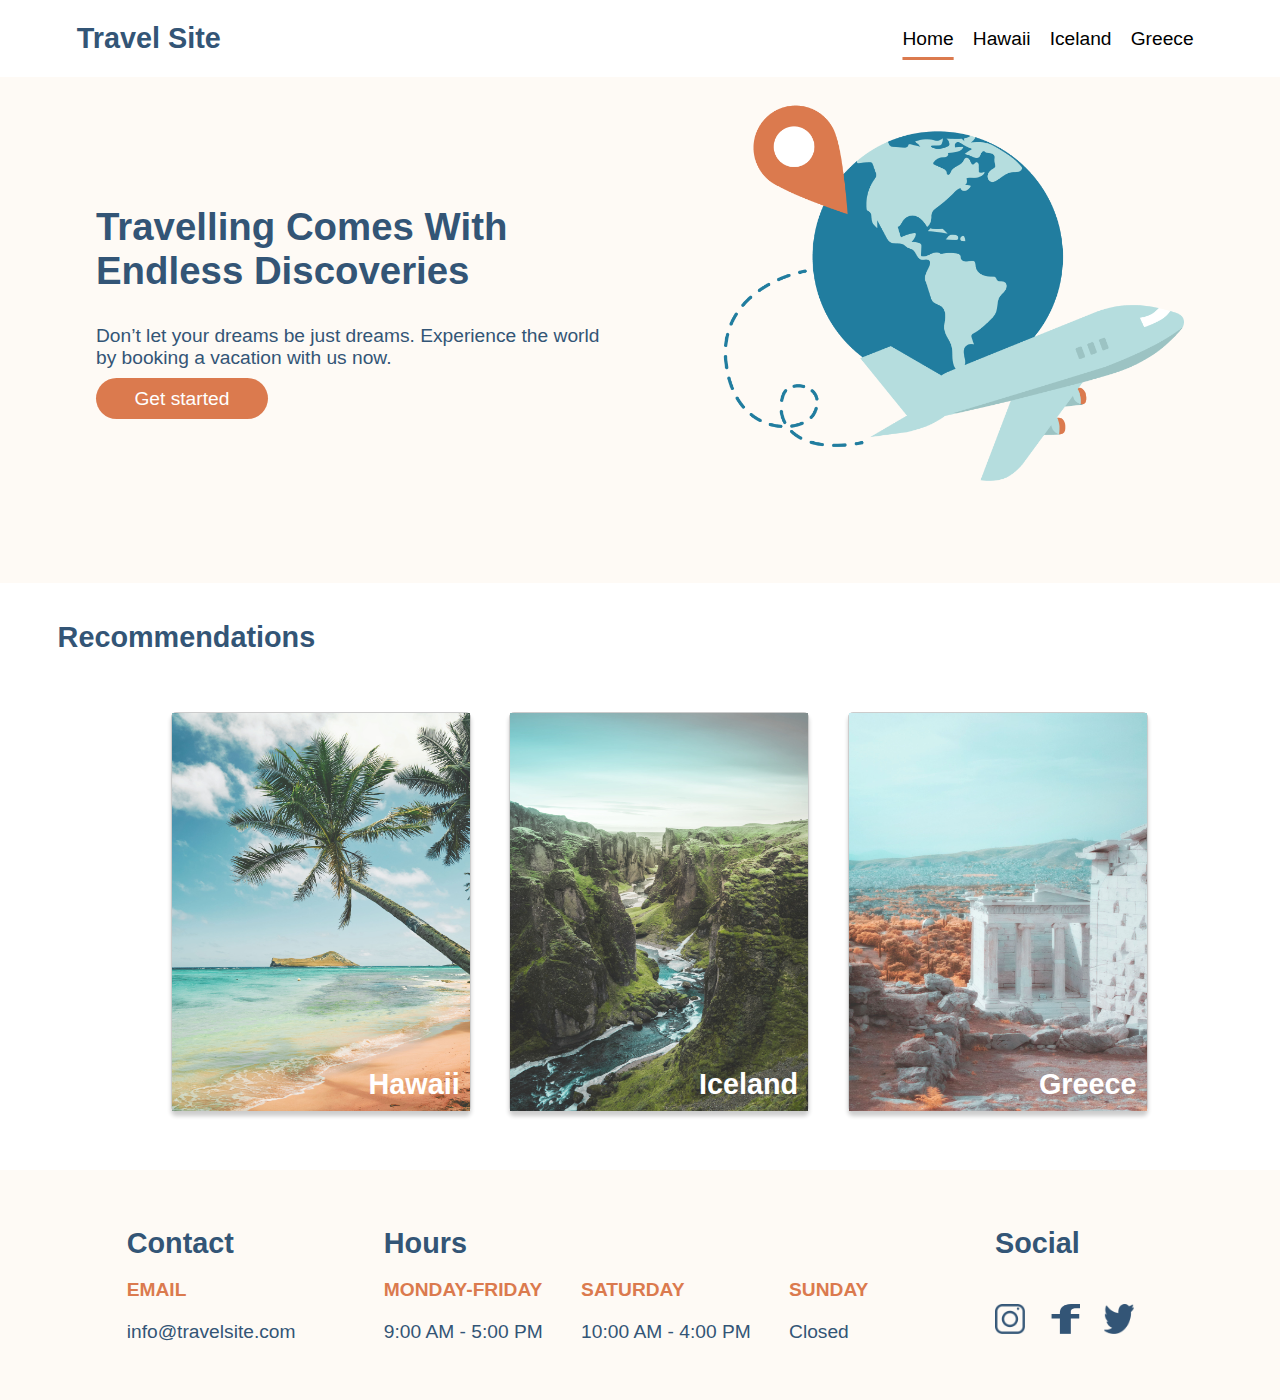
<file: index.html>
<!DOCTYPE html>
<html lang="en">
  <head>
    <meta charset="UTF-8" />
    <meta name="viewport" content="width=device-width, initial-scale=1.0" />
    <title>Document</title>
    <link rel="stylesheet" href="./css/global.css" />
    <link rel="stylesheet" href="./css/main.css" />
  </head>
  <body>
    <header>
      <nav class="nav">
        <a class="nav__logo" href="#">Travel Site</a>

        <ul class="nav__list">
          <li>
            <a class="nav__link nav__link--active" href="#">Home</a>
          </li>
          <li>
            <a class="nav__link" href="./pages/hawaii.html">Hawaii</a>
          </li>
          <li>
            <a class="nav__link" href="./pages/iceland.html">Iceland</a>
          </li>
          <li>
            <a class="nav__link" href="./pages/greece.html">Greece</a>
          </li>
        </ul>
      </nav>
    </header>
    <main>
      <section class="hero">
        <div class="hero__left">
          <h2 class="hero__heading">
            Travelling Comes With Endless Discoveries
          </h2>
          <p class="hero__description">
            Don’t let your dreams be just dreams. Experience the world by
            booking a vacation with us now.
          </p>
          <a href="./pages/getstarted.html" class="hero__link">Get started</a>
        </div>
        <div class="hero__right">
          <img src="./assets/images/hero.png" class="hero__image" />
        </div>
      </section>
      <section class="recomendations">
        <h3 class="recomendations__heading">Recommendations</h3>
        <div class="destinations">
          <a class="destinations__link" href="./pages/hawaii.html"
            ><img
              src="./assets/images/hawaii.jpg"
              class="destinations__image"
              alt="hawaii"
            />
            <p class="destinations__name">Hawaii</p>
            <div class="destinations__overlay"></div>
          </a>
          <a class="destinations__link" href="./pages/iceland.html"
            ><img
              src="./assets/images/iceland.jpg"
              alt="Iceland"
              class="destinations__image"
            />
            <p class="destinations__name">Iceland</p>
            <div class="destinations__overlay"></div>
          </a>
          <a class="destinations__link" href="./pages/greece.html">
            <img
              src="./assets/images/greece.jpg"
              alt="greece"
              class="destinations__image"
            />
            <p class="destinations__name">Greece</p>
            <div class="destinations__overlay"></div>
          </a>
        </div>
      </section>
    </main>
    <footer>
      <section class="contact">
        <h3>Contact</h3>
        <h4>EMAIL</h4>
        <p class="contact__email">info@travelsite.com</p>
      </section>
      <section class="hours">
        <h3>Hours</h3>
        <div class="hours__schedule">
          <div class="hours__days">
            <h4>MONDAY-FRIDAY</h4>
            <p class="hours__time">9:00 AM - 5:00 PM</p>
          </div>
          <div class="hours__days">
            <h4>SATURDAY</h4>
            <p class="hours__time">10:00 AM - 4:00 PM</p>
          </div>
          <div class="hours__days">
            <h4>SUNDAY</h4>
            <p class="hours__time">Closed</p>
          </div>
        </div>
      </section>
      <section class="social">
        <h3>Social</h3>

        <a href="https://www.instagram.com/"
          ><img
            src="./assets/icons/icon-instagram.png"
            alt=""
            class="social__icon"
        /></a>
        <a href="https://www.facebook.com/"
          ><img
            src="./assets/icons/icon-facebook.png"
            alt=""
            class="social__icon"
        /></a>
        <a href="https://x.com/"
          ><img
            src="./assets/icons/icon-twitter.png"
            alt=""
            class="social__icon"
        /></a>
      </section>
    </footer>
  </body>
</html>
</file>
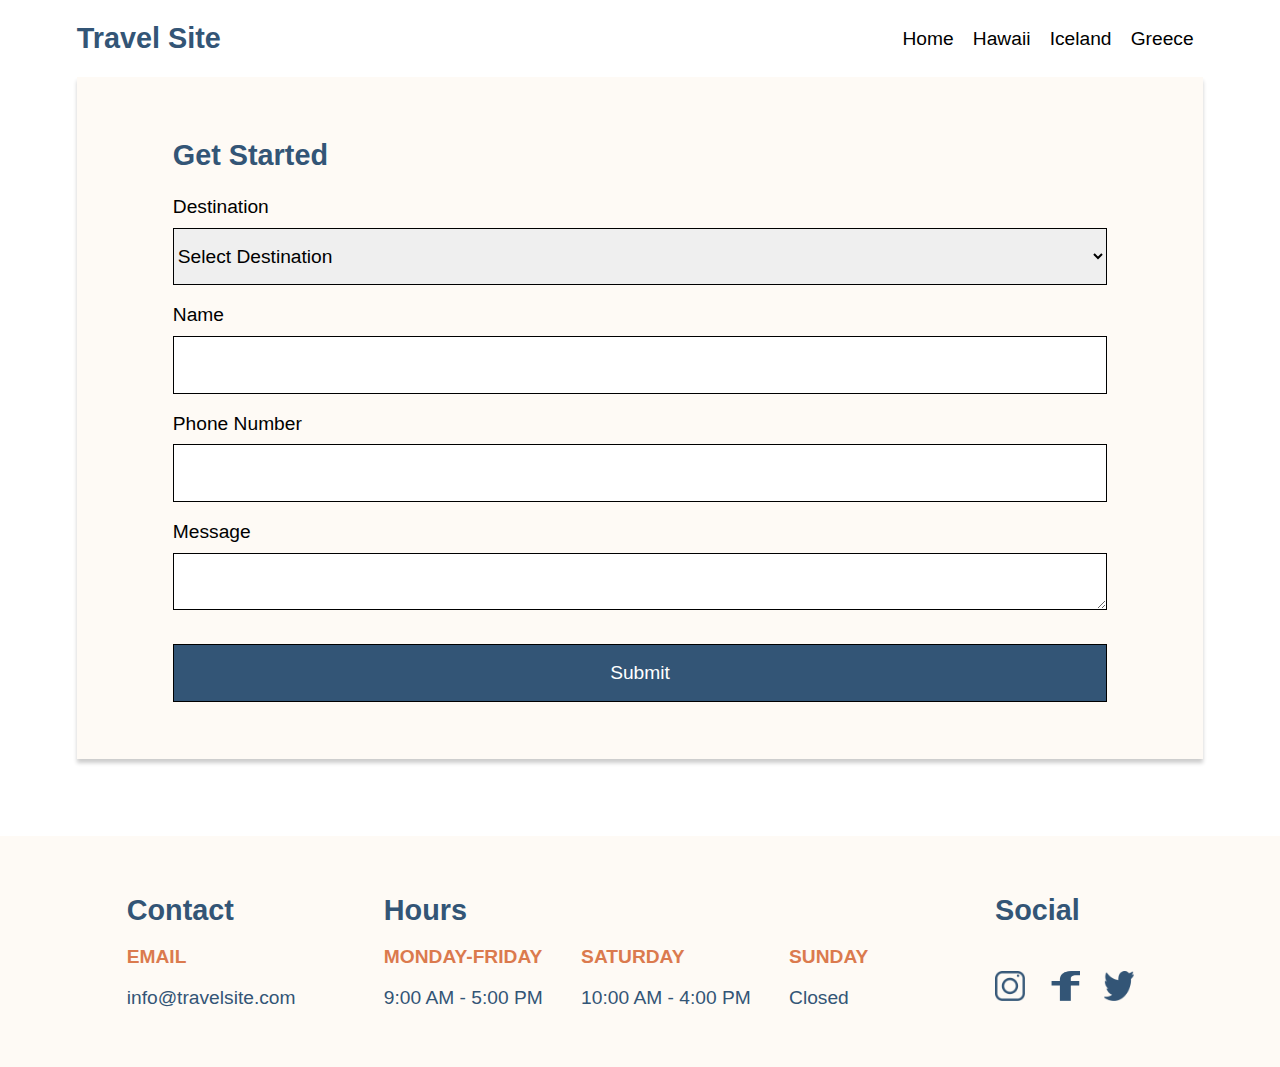
<file: pages/getstarted.html>
<!DOCTYPE html>
<html lang="en">
  <head>
    <meta charset="UTF-8" />
    <meta name="viewport" content="width=device-width, initial-scale=1.0" />
    <title>Document</title>
    <link rel="stylesheet" href="../css/global.css" />
    <link rel="stylesheet" href="../css/getstarted.css" />
  </head>
  <body>
    <header>
      <nav class="nav">
        <a class="nav__logo" href="../index.html">Travel Site</a>

        <ul class="nav__list">
          <li>
            <a class="nav__link" href="../index.html">Home</a>
          </li>
          <li>
            <a class="nav__link" href="./hawaii.html">Hawaii</a>
          </li>
          <li>
            <a class="nav__link" href="./iceland.html">Iceland</a>
          </li>
          <li>
            <a class="nav__link" href="./greece.html">Greece</a>
          </li>
        </ul>
      </nav>
    </header>
    <main>
      <form class="booking">
        <h2>Get Started</h2>
        <label>Destination</label>
        <select class="booking__input" name="select" required>
          <option>Select Destination</option>
          <option>Hawaii</option>
          <option>Iceland</option>
          <option>Greece</option>
        </select>
        <label class="booking__label" for="name">Name</label>
        <input class="booking__input" tyep="text" name="name" required />
        <label class="booking__label" for="number">Phone Number</label>
        <input class="booking__input" type="tel" name="number" required />
        <label class="booking__label" for="message">Message</label>
        <textarea
          class="booking__input"
          name="message"
          rows="4"
          required
        ></textarea>
        <button class="booking__input booking__input--button" type="submit">
          Submit
        </button>
      </form>
    </main>
    <footer>
      <section class="contact">
        <h3>Contact</h3>
        <h4>EMAIL</h4>
        <p class="contact__email">info@travelsite.com</p>
      </section>
      <section class="hours">
        <h3>Hours</h3>
        <div class="hours__schedule">
          <div class="hours__days">
            <h4>MONDAY-FRIDAY</h4>
            <p class="hours__time">9:00 AM - 5:00 PM</p>
          </div>
          <div class="hours__days">
            <h4>SATURDAY</h4>
            <p class="hours__time">10:00 AM - 4:00 PM</p>
          </div>
          <div class="hours__days">
            <h4>SUNDAY</h4>
            <p class="hours__time">Closed</p>
          </div>
        </div>
      </section>
      <section class="social">
        <h3>Social</h3>

        <a href="https://www.instagram.com/"
          ><img
            src="../assets/icons/icon-instagram.png"
            alt=""
            class="social__icon"
        /></a>
        <a href="https://www.facebook.com/"
          ><img
            src="../assets/icons/icon-facebook.png"
            alt=""
            class="social__icon"
        /></a>
        <a href="https://x.com/"
          ><img
            src="../assets/icons/icon-twitter.png"
            alt=""
            class="social__icon"
        /></a>
      </section>
    </footer>
  </body>
</html>
</file>
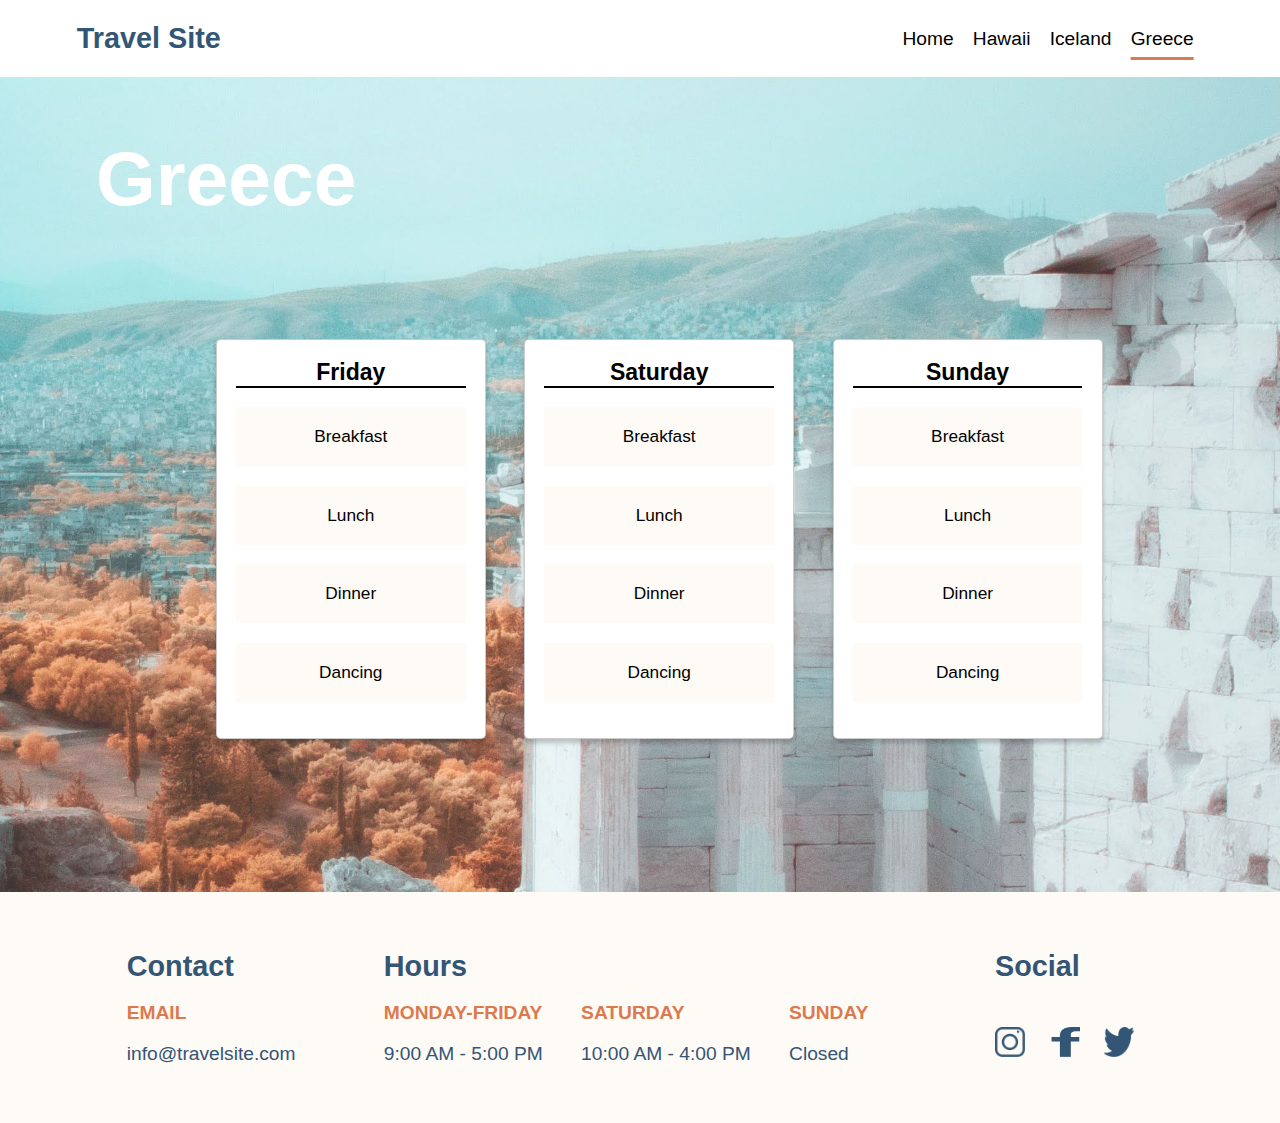
<file: pages/greece.html>
<!DOCTYPE html>
<html lang="en">
  <head>
    <meta charset="UTF-8" />
    <meta name="viewport" content="width=device-width, initial-scale=1.0" />
    <title>Document</title>
    <link rel="stylesheet" href="../css/global.css" />
    <link rel="stylesheet" href="../css/destinations.css" />
  </head>
  <body class="greece">
    <header>
      <nav class="nav">
        <a class="nav__logo" href="../index.html">Travel Site</a>

        <ul class="nav__list">
          <li>
            <a class="nav__link" href="../index.html">Home</a>
          </li>
          <li>
            <a class="nav__link" href="./hawaii.html">Hawaii</a>
          </li>
          <li>
            <a class="nav__link" href="./iceland.html">Iceland</a>
          </li>
          <li>
            <a class="nav__link nav__link--active" href="#">Greece</a>
          </li>
        </ul>
      </nav>
    </header>

    <main>
      <h1>Greece</h1>
      <section class="activities">
        <ul class="day">
          <li class="day__title">Friday</li>
          <li class="day__activity">Breakfast</li>
          <li class="day__activity">Lunch</li>
          <li class="day__activity">Dinner</li>
          <li class="day__activity">Dancing</li>
        </ul>
        <ul class="day">
          <li class="day__title">Saturday</li>
          <li class="day__activity">Breakfast</li>
          <li class="day__activity">Lunch</li>
          <li class="day__activity">Dinner</li>
          <li class="day__activity">Dancing</li>
        </ul>
        <ul class="day">
          <li class="day__title">Sunday</li>
          <li class="day__activity">Breakfast</li>
          <li class="day__activity">Lunch</li>
          <li class="day__activity">Dinner</li>
          <li class="day__activity">Dancing</li>
        </ul>
      </section>
    </main>
    <footer>
      <section class="contact">
        <h3>Contact</h3>
        <h4>EMAIL</h4>
        <p class="contact__email">info@travelsite.com</p>
      </section>
      <section class="hours">
        <h3>Hours</h3>
        <div class="hours__schedule">
          <div class="hours__days">
            <h4>MONDAY-FRIDAY</h4>
            <p class="hours__time">9:00 AM - 5:00 PM</p>
          </div>
          <div class="hours__days">
            <h4>SATURDAY</h4>
            <p class="hours__time">10:00 AM - 4:00 PM</p>
          </div>
          <div class="hours__days">
            <h4>SUNDAY</h4>
            <p class="hours__time">Closed</p>
          </div>
        </div>
      </section>
      <section class="social">
        <h3>Social</h3>

        <a href="https://www.instagram.com/"
          ><img
            src="../assets/icons/icon-instagram.png"
            alt=""
            class="social__icon"
        /></a>
        <a href="https://www.facebook.com/"
          ><img
            src="../assets/icons/icon-facebook.png"
            alt=""
            class="social__icon"
        /></a>
        <a href="https://x.com/"
          ><img
            src="../assets/icons/icon-twitter.png"
            alt=""
            class="social__icon"
        /></a>
      </section>
    </footer>
  </body>
</html>
</file>
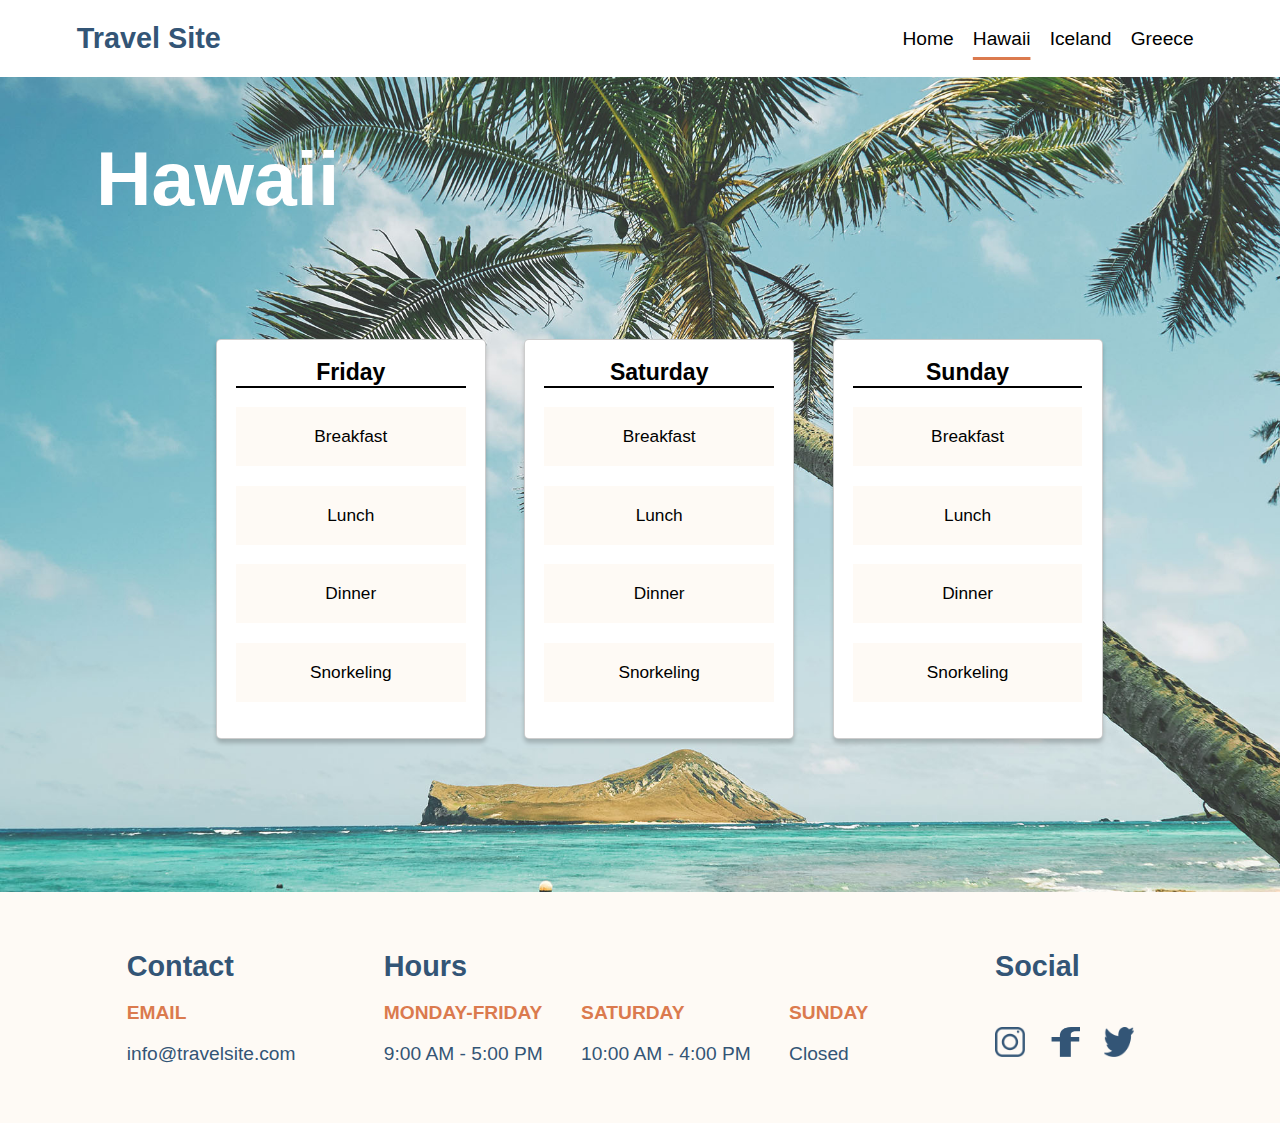
<file: pages/hawaii.html>
<!DOCTYPE html>
<html lang="en">
  <head>
    <meta charset="UTF-8" />
    <meta name="viewport" content="width=device-width, initial-scale=1.0" />
    <title>Document</title>
    <link rel="stylesheet" href="../css/global.css" />
    <link rel="stylesheet" href="../css/destinations.css" />
  </head>
  <body class="hawaii">
    <header>
      <nav class="nav">
        <a class="nav__logo" href="../index.html">Travel Site</a>

        <ul class="nav__list">
          <li>
            <a class="nav__link" href="../index.html">Home</a>
          </li>
          <li>
            <a class="nav__link nav__link--active" href="#">Hawaii</a>
          </li>
          <li>
            <a class="nav__link" href="./iceland.html">Iceland</a>
          </li>
          <li>
            <a class="nav__link" href="./greece.html">Greece</a>
          </li>
        </ul>
      </nav>
    </header>

    <main>
      <h1>Hawaii</h1>
      <section class="activities">
        <ul class="day">
          <li class="day__title">Friday</li>
          <li class="day__activity">Breakfast</li>
          <li class="day__activity">Lunch</li>
          <li class="day__activity">Dinner</li>
          <li class="day__activity">Snorkeling</li>
        </ul>
        <ul class="day">
          <li class="day__title">Saturday</li>
          <li class="day__activity">Breakfast</li>
          <li class="day__activity">Lunch</li>
          <li class="day__activity">Dinner</li>
          <li class="day__activity">Snorkeling</li>
        </ul>
        <ul class="day">
          <li class="day__title">Sunday</li>
          <li class="day__activity">Breakfast</li>
          <li class="day__activity">Lunch</li>
          <li class="day__activity">Dinner</li>
          <li class="day__activity">Snorkeling</li>
        </ul>
      </section>
    </main>
    <footer>
      <section class="contact">
        <h3>Contact</h3>
        <h4>EMAIL</h4>
        <p class="contact__email">info@travelsite.com</p>
      </section>
      <section class="hours">
        <h3>Hours</h3>
        <div class="hours__schedule">
          <div class="hours__days">
            <h4>MONDAY-FRIDAY</h4>
            <p class="hours__time">9:00 AM - 5:00 PM</p>
          </div>
          <div class="hours__days">
            <h4>SATURDAY</h4>
            <p class="hours__time">10:00 AM - 4:00 PM</p>
          </div>
          <div class="hours__days">
            <h4>SUNDAY</h4>
            <p class="hours__time">Closed</p>
          </div>
        </div>
      </section>
      <section class="social">
        <h3>Social</h3>

        <a href="https://www.instagram.com/"
          ><img
            src="../assets/icons/icon-instagram.png"
            alt=""
            class="social__icon"
        /></a>
        <a href="https://www.facebook.com/"
          ><img
            src="../assets/icons/icon-facebook.png"
            alt=""
            class="social__icon"
        /></a>
        <a href="https://x.com/"
          ><img
            src="../assets/icons/icon-twitter.png"
            alt=""
            class="social__icon"
        /></a>
      </section>
    </footer>
  </body>
</html>
</file>
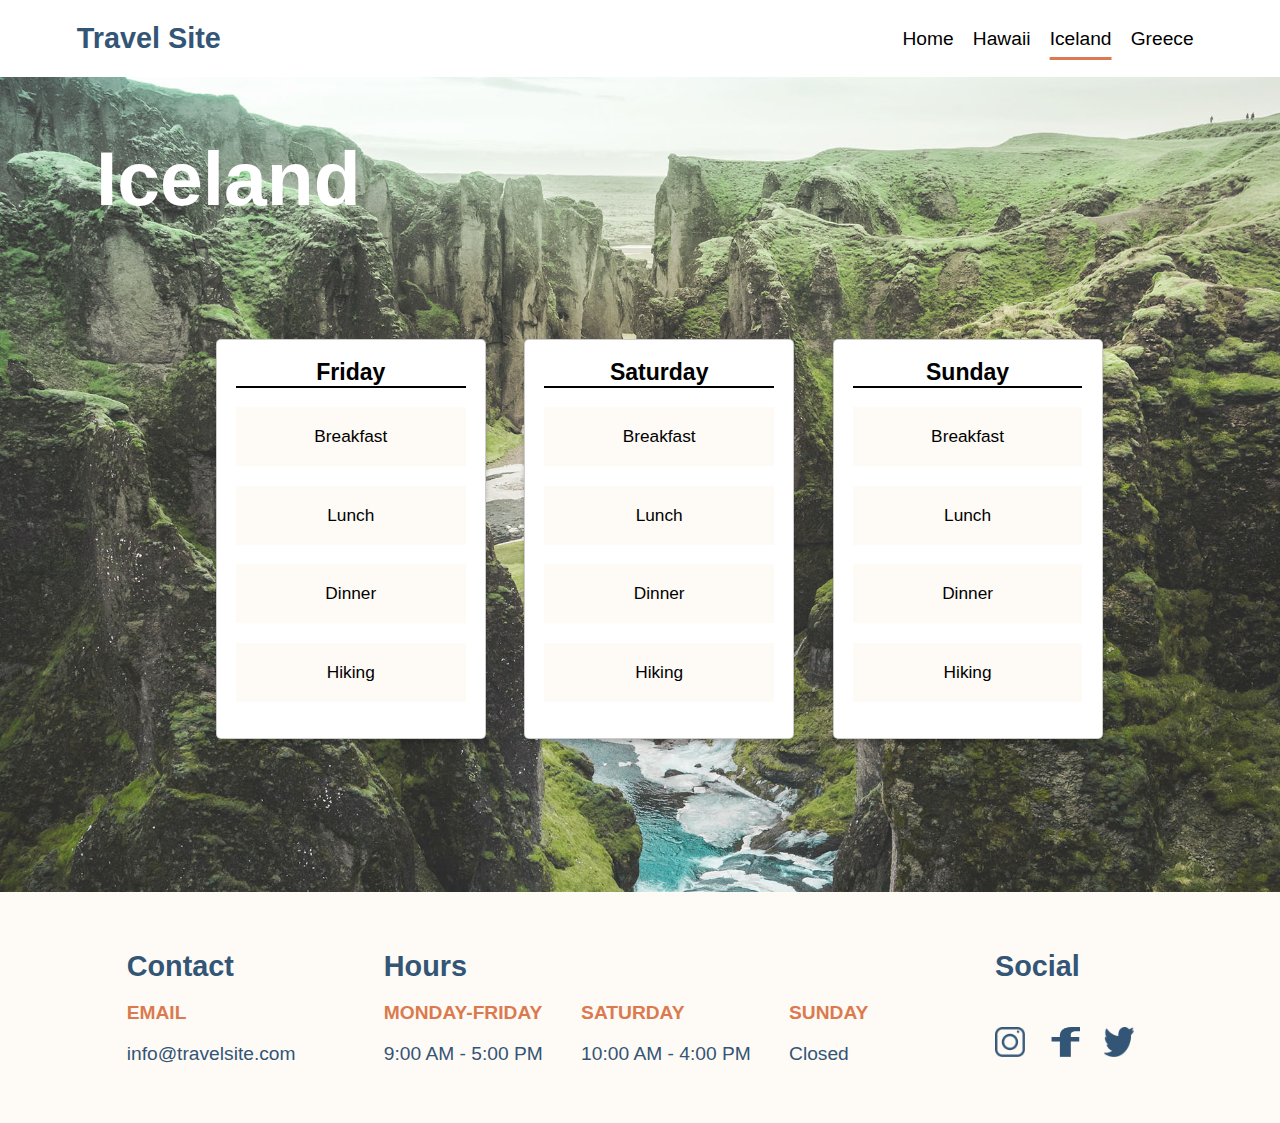
<file: pages/iceland.html>
<!DOCTYPE html>
<html lang="en">
  <head>
    <meta charset="UTF-8" />
    <meta name="viewport" content="width=device-width, initial-scale=1.0" />
    <title>Document</title>
    <link rel="stylesheet" href="../css/global.css" />
    <link rel="stylesheet" href="../css/destinations.css" />
  </head>
  <body class="iceland">
    <header>
      <nav class="nav">
        <a class="nav__logo" href="../index.html">Travel Site</a>

        <ul class="nav__list">
          <li>
            <a class="nav__link" href="../index.html">Home</a>
          </li>
          <li>
            <a class="nav__link" href="./hawaii.html">Hawaii</a>
          </li>
          <li>
            <a class="nav__link nav__link--active" href="#">Iceland</a>
          </li>
          <li>
            <a class="nav__link" href="./greece.html">Greece</a>
          </li>
        </ul>
      </nav>
    </header>

    <main>
      <h1>Iceland</h1>
      <section class="activities">
        <ul class="day">
          <li class="day__title">Friday</li>
          <li class="day__activity">Breakfast</li>
          <li class="day__activity">Lunch</li>
          <li class="day__activity">Dinner</li>
          <li class="day__activity">Hiking</li>
        </ul>
        <ul class="day">
          <li class="day__title">Saturday</li>
          <li class="day__activity">Breakfast</li>
          <li class="day__activity">Lunch</li>
          <li class="day__activity">Dinner</li>
          <li class="day__activity">Hiking</li>
        </ul>
        <ul class="day">
          <li class="day__title">Sunday</li>
          <li class="day__activity">Breakfast</li>
          <li class="day__activity">Lunch</li>
          <li class="day__activity">Dinner</li>
          <li class="day__activity">Hiking</li>
        </ul>
      </section>
    </main>
    <footer>
      <section class="contact">
        <h3>Contact</h3>
        <h4>EMAIL</h4>
        <p class="contact__email">info@travelsite.com</p>
      </section>
      <section class="hours">
        <h3>Hours</h3>
        <div class="hours__schedule">
          <div class="hours__days">
            <h4>MONDAY-FRIDAY</h4>
            <p class="hours__time">9:00 AM - 5:00 PM</p>
          </div>
          <div class="hours__days">
            <h4>SATURDAY</h4>
            <p class="hours__time">10:00 AM - 4:00 PM</p>
          </div>
          <div class="hours__days">
            <h4>SUNDAY</h4>
            <p class="hours__time">Closed</p>
          </div>
        </div>
      </section>
      <section class="social">
        <h3>Social</h3>

        <a href="https://www.instagram.com/"
          ><img
            src="../assets/icons/icon-instagram.png"
            alt=""
            class="social__icon"
        /></a>
        <a href="https://www.facebook.com/"
          ><img
            src="../assets/icons/icon-facebook.png"
            alt=""
            class="social__icon"
        /></a>
        <a href="https://x.com/"
          ><img
            src="../assets/icons/icon-twitter.png"
            alt=""
            class="social__icon"
        /></a>
      </section>
    </footer>
  </body>
</html>
</file>
<file: css/global.css>
html {
  box-sizing: border-box;
  font-family: Verdana, Geneva, Tahoma, sans-serif;
  font-weight: 300;
  font-size: 1.2rem;
}

*,
*:before,
*:after {
  box-sizing: inherit;
}
body {
  margin: 0;
  padding: 0;
}
.nav {
  background-color: #ffffff;
  display: flex;
  align-items: center;
  justify-content: space-between;
  padding: 0 4rem;
  height: 4rem;
  position: fixed;
  top: 0;
  width: 100vw;
  z-index: 1;
}
.nav__logo {
  text-decoration: none;
  color: #335576;
  font-size: 1.5rem;
  font-weight: 600;
}
.nav__list {
  list-style: none;
  display: flex;
}
.nav__link {
  text-decoration: none;
  padding: 0.5rem;
  color: black;
  font-weight: 500;
}
.nav__link:hover {
  text-decoration: underline #db7a4e 3px;
  text-underline-offset: 0.7rem;
}
.nav__link--active {
  text-decoration: underline #db7a4e 3px;
  text-underline-offset: 0.7rem;
}

h3 {
  color: #335576;
  font-size: 1.5rem;
  margin: 1rem 0;
}
h4 {
  color: #db7a4e;
  margin: 0;
}
footer {
  background-color: #fefaf5;
  display: flex;
  padding: 2rem;
  justify-content: space-evenly;
}
.contact__email {
  color: #335576;
  font-size: 1rem;
}
.hours__schedule {
  display: flex;

  align-items: center;
}
.hours__days {
  margin: 0 2rem 0 0;
}
.hours__time {
  color: #335576;
  font-size: 1rem;
}
.social__icon {
  height: 30px;
  width: 30px;
  margin: 1.3rem 1rem 0 0;
}

.activities {
  display: flex;
  justify-content: center;
  align-items: center;
  margin-bottom: 7rem;
}
.day {
  background-color: white;
  list-style: none;
  padding: 1rem;
  margin-left: 2rem;
  text-align: center;
  height: 400px;
  width: 270px;
  border: 1px solid rgba(0, 0, 0, 0.2);
  border-radius: 5px;
  box-shadow: 0px 4px 4px rgba(0, 0, 0, 0.2);
}

.day__title {
  font-size: 1.2rem;
  font-weight: 750;
  border-bottom: 2px solid black;
  width: 100%;
}

.day__activity {
  width: 100%;
  font-size: 0.9rem;
  font-weight: 400;
  padding: 1rem;
  background-color: #fefaf5;
  margin-top: 1rem;
}
</file>
<file: css/main.css>
.hero {
  background-color: #fefaf5;
  display: flex;
  align-items: center;
  justify-content: space-between;
  padding: 5rem;
}

.hero__left {
  flex-grow: 2;
}
.hero__heading {
  font-size: 2rem;
  font-weight: 700;
  color: #335576;
}

.hero__description {
  color: #335576;
}

.hero__link {
  color: white;
  background-color: #db7a4e;
  padding: 0.5rem 2rem;
  border-radius: 30px;
  text-decoration: none;
  font-weight: 500;
}
.hero__right {
  text-align: end;
}
.hero__image {
  width: 90%;
  height: 90%;
  padding-left: 3rem;
}
.recomendations {
  margin: 2rem 3rem;
}

.destinations {
  display: flex;
  flex-wrap: wrap;
  justify-content: center;
  align-items: center;
  margin: 3rem 0;
}
.destinations__link {
  height: 400px;
  width: 300px;
  border: 1px solid rgba(0, 0, 0, 0.2);
  border-radius: 5px;
  box-shadow: 0px 4px 4px rgba(0, 0, 0, 0.2);
  position: relative;
  margin-left: 2rem;
}
.destinations__image {
  height: 100%;
  width: 100%;
}
.destinations__name {
  text-decoration: none;
  color: white;
  font-size: 1.5rem;
  font-weight: 600;
  position: absolute;
  bottom: 10px;
  right: 10px;
  margin: 0;
}
.destinations__overlay {
  position: absolute;
  top: 0;
  left: 0;
  width: 100%;
  height: 100%;
  background-color: rgba(0, 0, 0, 0.5); /* Black background with 50% opacity */
  opacity: 0;
  transition: opacity 0.3s ease;
}
.destinations__link:hover .destinations__overlay {
  opacity: 1;
}
</file>
<file: css/getstarted.css>
.booking {
  padding: 2rem 5rem;
  background-color: #fefaf5;
  margin: 4rem;
  box-shadow: 0px 4px 4px rgba(0, 0, 0, 0.2);
}
h2 {
  color: #335576;
}
.booking__input {
  display: inline-block;
  width: 100%;
  height: 3rem;
  border: 1px solid black;
  margin: 0.5rem 0 1rem;
  font-size: 1rem;
}
.booking__input--button {
  background-color: #335576;
  color: white;
}
</file>
<file: css/destinations.css>
h1 {
  color: white;
  font-size: 4rem;
  margin: 7rem 3rem 5rem 5rem;
}
.hawaii {
  background-image: url("../assets/images/hawaii.jpg");
  background-size: cover;
  background-repeat: no-repeat;
  background-position: center;
}
.iceland {
  background-image: url("../assets/images/iceland.jpg");
  background-size: cover;
  background-repeat: no-repeat;
  background-position: center;
}
.greece {
  background-image: url("../assets/images/greece.jpg");
  background-size: cover;
  background-repeat: no-repeat;
  background-position: center;
}
</file>
